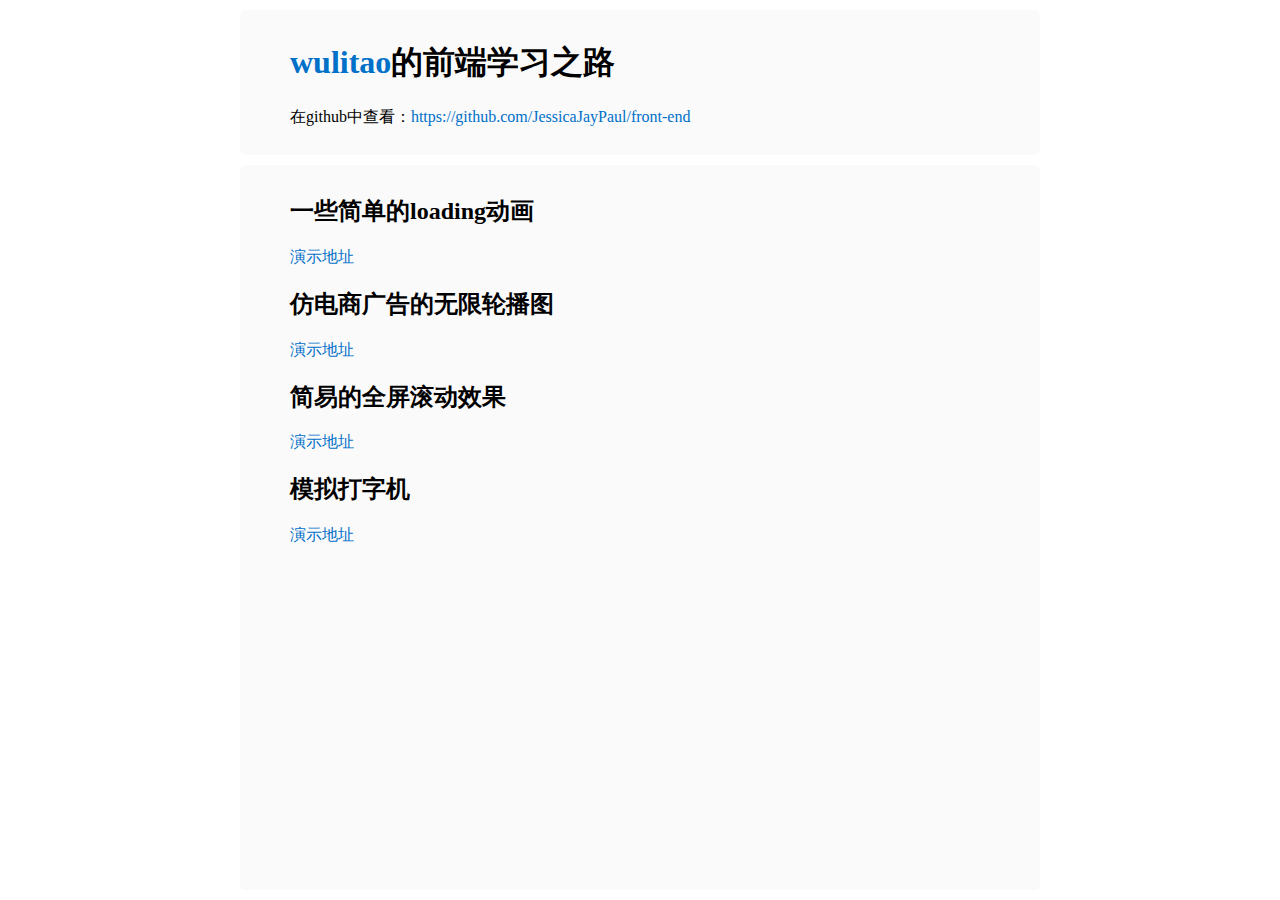
<file: index.html>
<!DOCTYPE html>
<html lang="en">
<head>
    <meta charset="UTF-8">
    <title>前端学习之路</title>
    <link rel="stylesheet" type="text/css" href="index.css">
</head>
<body>
    <header>
        <h1><a href="http://www.wulitao.xyz">wulitao</a>的前端学习之路</h1>
        <p>在github中查看：<a href="https://github.com/JessicaJayPaul/front-end">https://github.com/JessicaJayPaul/front-end</a></p>
    </header>
    
    <div class="content">
        <article>
            <h2>一些简单的loading动画</h2>
            <p><a href="loading/index.html">演示地址</a></p>
        </article>
        <article>
            <h2>仿电商广告的无限轮播图</h2>
            <p><a href="carousel/index.html">演示地址</a></p>
        </article>
        <article>
            <h2>简易的全屏滚动效果</h2>
            <p><a href="fullpage/index.html">演示地址</a></p>
        </article>
        <article>
            <h2>模拟打字机</h2>
            <p><a href="type/index.html">演示地址</a></p>
        </article>
    </div>
</body>
</html>
</file>
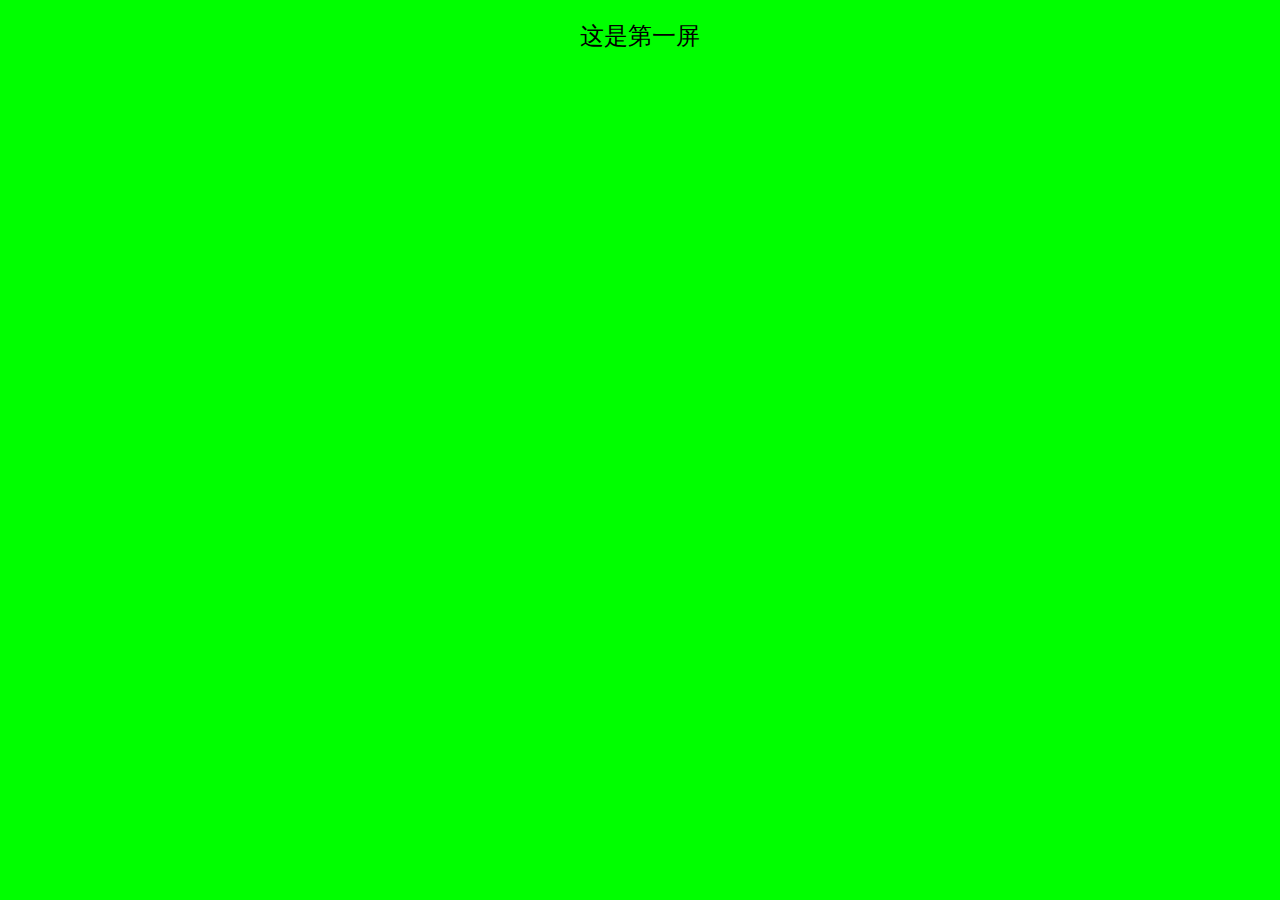
<file: fullpage/index.html>
<!DOCTYPE html>
<html lang="en">
<head>
    <meta charset="UTF-8">
    <title>试试全屏滚动</title>
    <link rel="stylesheet" type="text/css" href="index.css">
</head>
<body>
    <div class="fullpage">
        <div class="one">
            <title>这是第一屏</title>
        </div>
        <div class="two">
            <title>这是第二屏</title>
        </div>
        <div class="three">
            <title>这是第三屏</title>
        </div>
        <div class="four">
            <title>这是第四屏</title>
        </div>
    </div>


    <script src="http://libs.baidu.com/jquery/2.0.0/jquery.min.js"></script>
    <script src="index.js"></script>
</body>
</html>
</file>
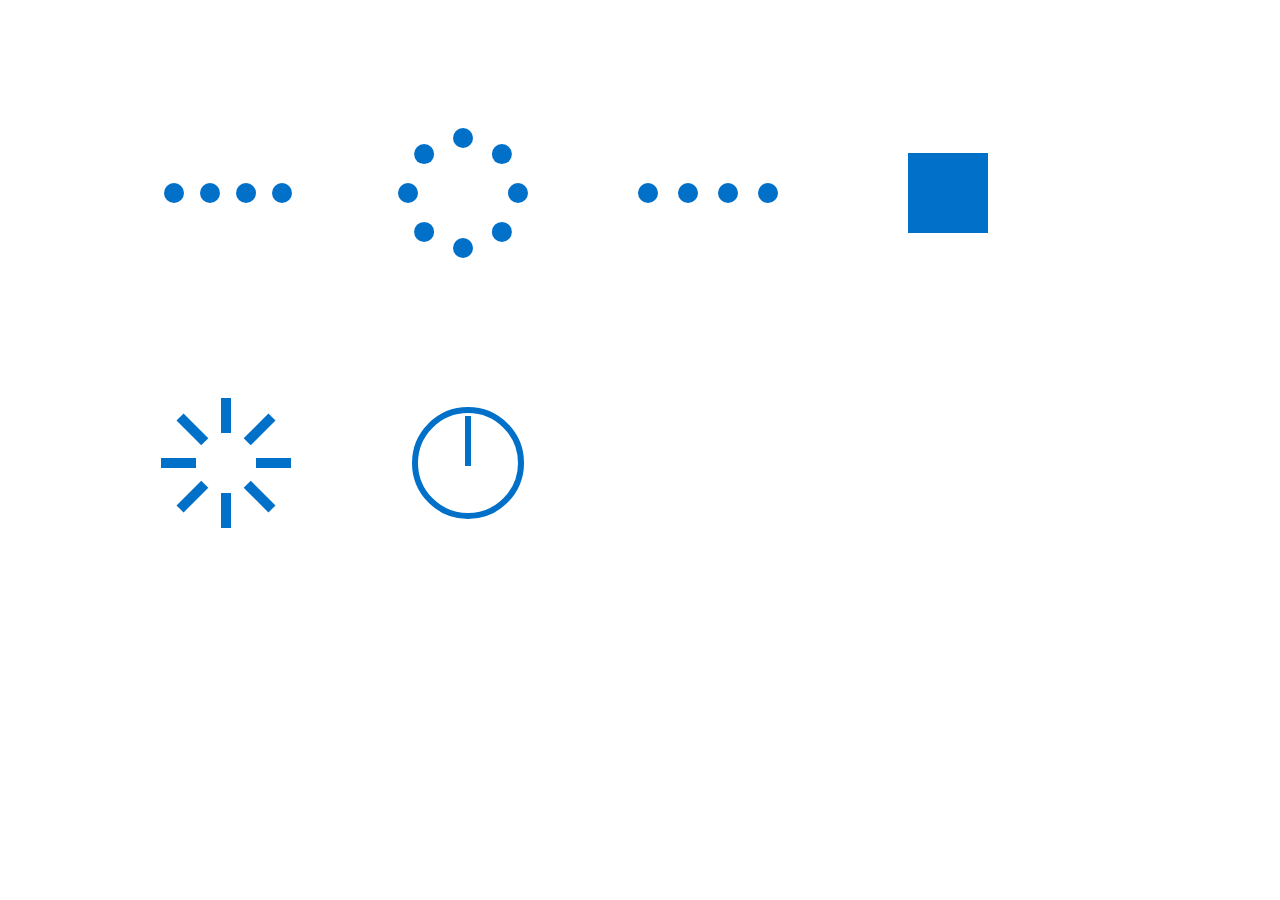
<file: loading/index.html>
<!DOCTYPE html>
<html lang="en">
<head>
    <meta charset="UTF-8">
    <title>CSS loading动画体验</title>
    <link rel="stylesheet" type="text/css" href="css/index.css" />
    <link rel="stylesheet" type="text/css" href="css/loading-one.css" />
    <link rel="stylesheet" type="text/css" href="css/loading-two.css" />
    <link rel="stylesheet" type="text/css" href="css/loading-three.css" />
    <link rel="stylesheet" type="text/css" href="css/loading-four.css" />
    <link rel="stylesheet" type="text/css" href="css/loading-five.css" />
    <link rel="stylesheet" type="text/css" href="css/loading-six.css" />
    <link rel="stylesheet" type="text/css" href="css/loading-seven.css" />
</head>
<body>
    <div class="content">
        <!-- 类似波浪起伏 -->
        <div class="div loading-one">
            <div class="ball one"></div>
            <div class="ball two"></div>
            <div class="ball three"></div>
            <div class="ball four"></div>
        </div>
        
        <!-- 圆圈，逐个缩放 -->
        <div class="div loading-two">
            <div class="bar-one">
                <div class="ball one"></div>
            </div>
            <div class="bar-two">
                <div class="ball two"></div>
            </div>
            <div class="bar-three">
                <div class="ball three"></div>
            </div>
            <div class="bar-four">
                <div class="ball four"></div>
            </div>
            <div class="bar-five">
                <div class="ball five"></div>
            </div>
            <div class="bar-six">
                <div class="ball six"></div>
            </div>
            <div class="bar-seven">
                <div class="ball seven"></div>
            </div>
            <div class="bar-eight">
                <div class="ball eight"></div>
            </div>
        </div>
        
        <!-- 小球成排，逐个缩放 -->
        <div class="div loading-three">
            <div class="ball one"></div>
            <div class="ball two"></div>
            <div class="ball three"></div>
            <div class="ball four"></div>
        </div>

        <!-- 简单的方块翻转 -->
        <div class="div loading-four">
            <div class="block"></div>
        </div>

        <!-- 旋转的矩形条，控制透明度 -->
        <div class="div loading-five">
            <div class="bar-one"></div>
            <div class="bar-two"></div>
            <div class="bar-three"></div>
            <div class="bar-four"></div>
            <div class="bar-five"></div>
            <div class="bar-six"></div>
            <div class="bar-seven"></div>
            <div class="bar-eight"></div>
        </div>

        <!-- 时钟 -->
        <div class="div loading-six">
            <div class="circle">
                <div class="hour-hand"></div>
                <div class="minute-hand"></div>
            </div>
        </div>

        <!-- 仿iOS加载 -->
        <div class="div loading-seven">
            <canvas id="canvas-seven" width="100px" height="100px">
                什么？你的浏览器都不支持canvas，赶紧换一个吧~~
            </canvas>
        </div>
    </div>

    <script src="http://libs.baidu.com/jquery/2.0.0/jquery.min.js"></script>
    <script type="text/javascript" src="index.js"></script>
</body>
</html>
</file>
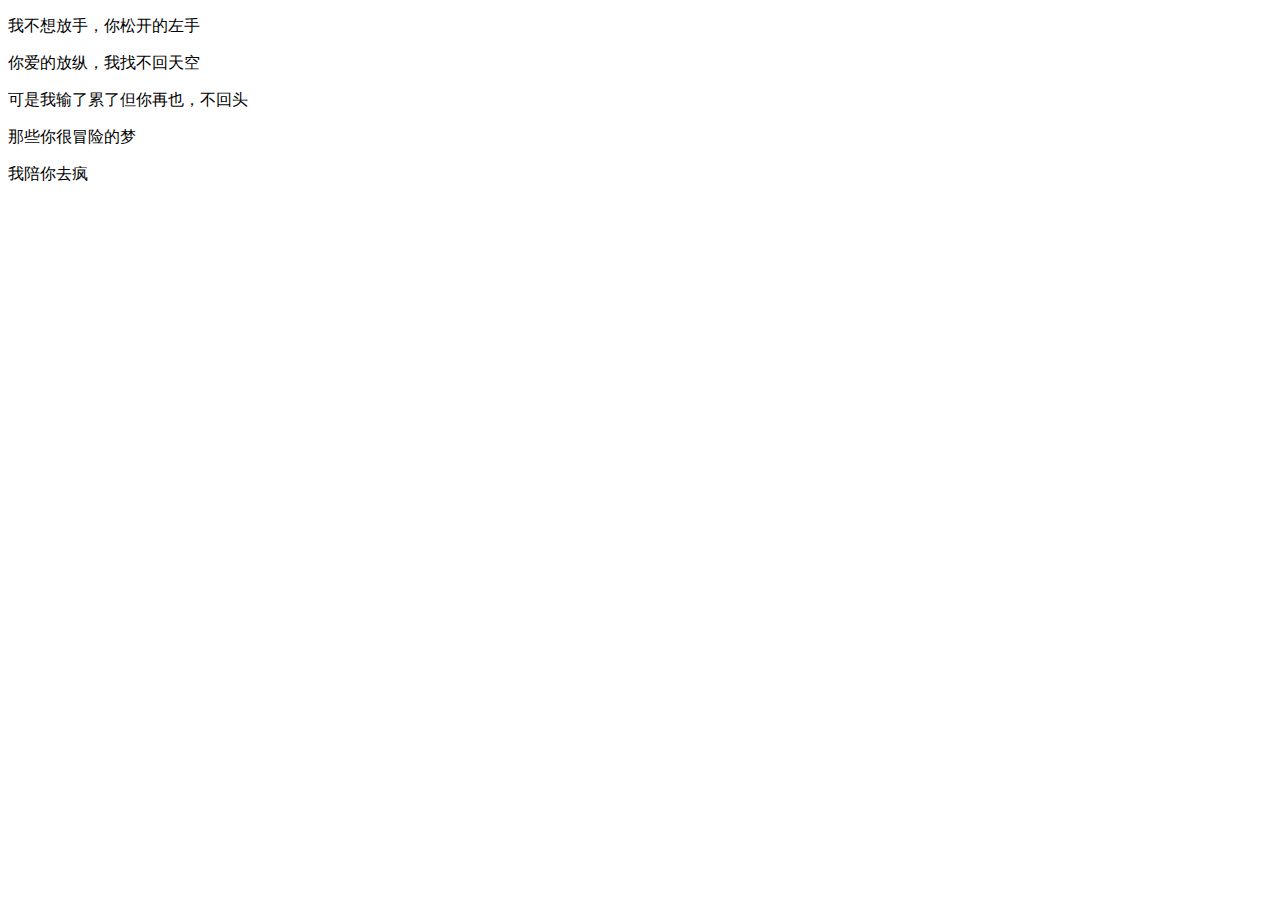
<file: type/index.html>
<!DOCTYPE html>
<html lang="en">
<head>
    <meta charset="UTF-8">
    <title>打字机效果</title>
</head>
<body>
    <div id="autotype">
        <p>我不想放手，你松开的左手</p>
        <p>你爱的放纵，我找不回天空</p>
        <p>可是我输了累了但你再也，不回头</p>
        <p>那些你很冒险的梦</p>
        <p>我陪你去疯</p>
    </div>

    <script src="http://libs.baidu.com/jquery/2.0.0/jquery.min.js"></script>
    <script type="text/javascript" src="autotype.js"></script>
    <script type="text/javascript">
        $("#autotype").autotype();
    </script>
</body>
</html>
</file>
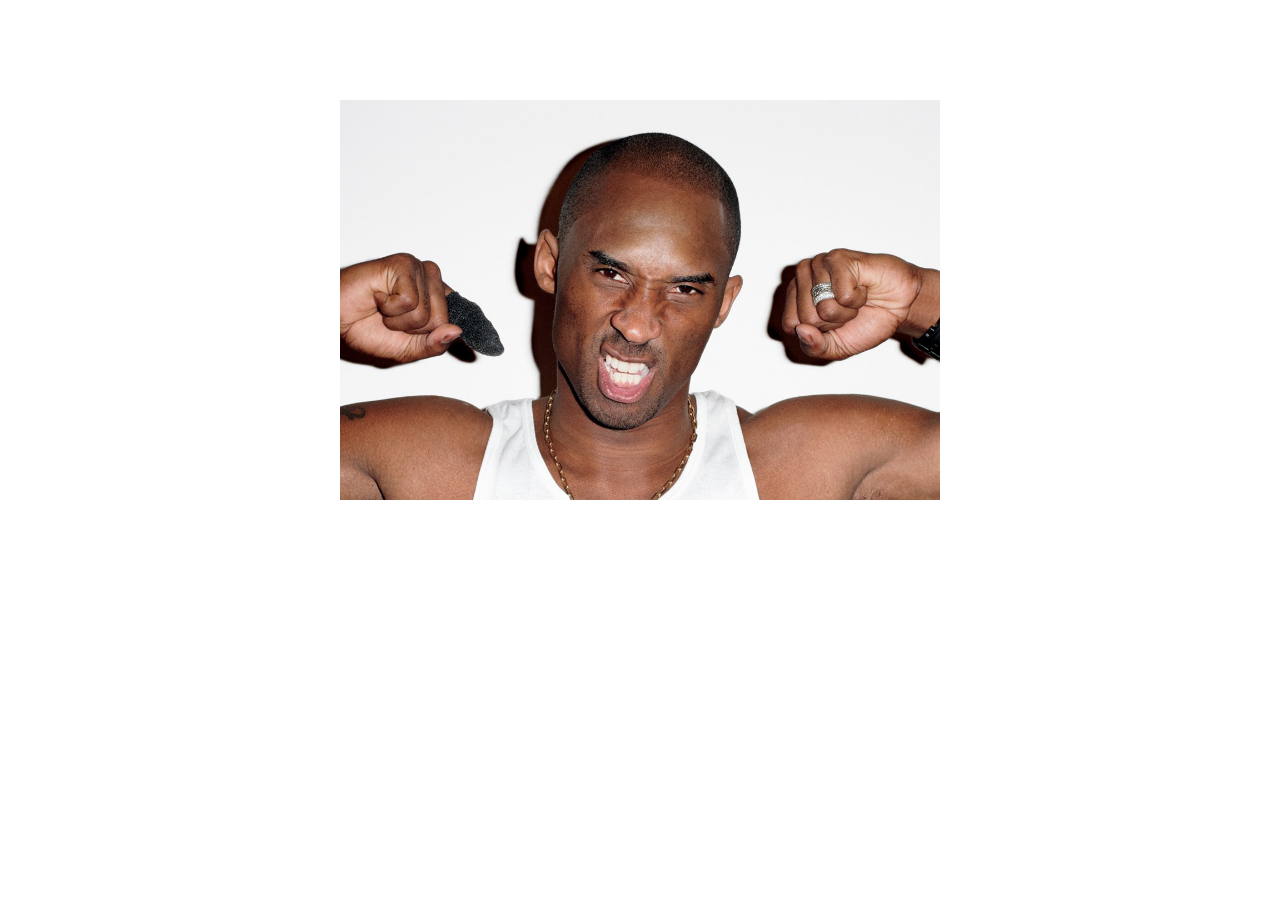
<file: html/carousel.html>
<!DOCTYPE html>
<html lang="en">
<head>
    <meta charset="UTF-8">
    <title>循环轮播图</title>
    <link rel="stylesheet" type="text/css" href="../css/carousel/index.css">
</head>
<body>
    <div class="carousel">
        <div class="imgs">
            <a href="#" class="one"></a>
            <a href="#" class="two"></a>
            <a href="#" class="three"></a>
            <a href="#" class="four"></a>
        </div>
        <div class="carousel-control left" onclick="transformLeft(1, .8)"></div>
        <div class="carousel-control right" onclick="transformLeft(-1, .8)"></div>
    </div>

    <script src="http://libs.baidu.com/jquery/2.0.0/jquery.min.js"></script>
    <script src="../js/carousel/carousel.js"></script>
</body>
</html>
</file>
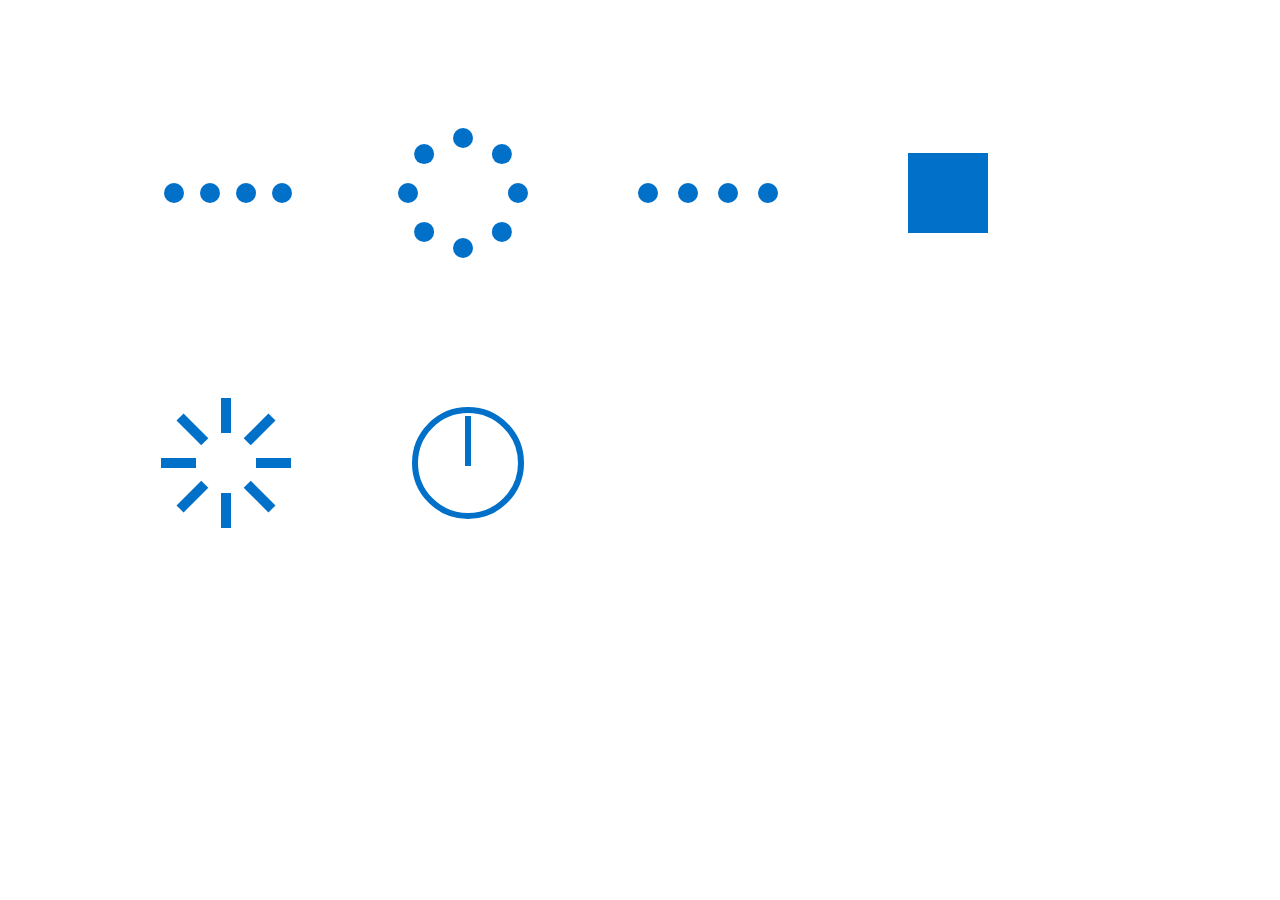
<file: html/css-loading.html>
<!DOCTYPE html>
<html lang="en">
<head>
    <meta charset="UTF-8">
    <title>CSS loading动画体验</title>
    <link rel="stylesheet" type="text/css" href="../css/css-loading/index.css" />
    <link rel="stylesheet" type="text/css" href="../css/css-loading/loading-one.css" />
    <link rel="stylesheet" type="text/css" href="../css/css-loading/loading-two.css" />
    <link rel="stylesheet" type="text/css" href="../css/css-loading/loading-three.css" />
    <link rel="stylesheet" type="text/css" href="../css/css-loading/loading-four.css" />
    <link rel="stylesheet" type="text/css" href="../css/css-loading/loading-five.css" />
    <link rel="stylesheet" type="text/css" href="../css/css-loading/loading-six.css" />
    <link rel="stylesheet" type="text/css" href="../css/css-loading/loading-seven.css" />
</head>
<body>
    <div class="content">
        <!-- 类似波浪起伏 -->
        <div class="div loading-one">
            <div class="ball one"></div>
            <div class="ball two"></div>
            <div class="ball three"></div>
            <div class="ball four"></div>
        </div>
        
        <!-- 圆圈，逐个缩放 -->
        <div class="div loading-two">
            <div class="bar-one">
                <div class="ball one"></div>
            </div>
            <div class="bar-two">
                <div class="ball two"></div>
            </div>
            <div class="bar-three">
                <div class="ball three"></div>
            </div>
            <div class="bar-four">
                <div class="ball four"></div>
            </div>
            <div class="bar-five">
                <div class="ball five"></div>
            </div>
            <div class="bar-six">
                <div class="ball six"></div>
            </div>
            <div class="bar-seven">
                <div class="ball seven"></div>
            </div>
            <div class="bar-eight">
                <div class="ball eight"></div>
            </div>
        </div>
        
        <!-- 小球成排，逐个缩放 -->
        <div class="div loading-three">
            <div class="ball one"></div>
            <div class="ball two"></div>
            <div class="ball three"></div>
            <div class="ball four"></div>
        </div>

        <!-- 简单的方块翻转 -->
        <div class="div loading-four">
            <div class="block"></div>
        </div>

        <!-- 旋转的矩形条，控制透明度 -->
        <div class="div loading-five">
            <div class="bar-one"></div>
            <div class="bar-two"></div>
            <div class="bar-three"></div>
            <div class="bar-four"></div>
            <div class="bar-five"></div>
            <div class="bar-six"></div>
            <div class="bar-seven"></div>
            <div class="bar-eight"></div>
        </div>

        <!-- 时钟 -->
        <div class="div loading-six">
            <div class="circle">
                <div class="hour-hand"></div>
                <div class="minute-hand"></div>
            </div>
        </div>

        <!-- 仿iOS加载 -->
        <div class="div loading-seven">
            <canvas id="canvas-seven" width="100px" height="100px">
                什么？你的浏览器都不支持canvas，赶紧换一个吧~~
            </canvas>
        </div>
    </div>

    <script src="http://libs.baidu.com/jquery/2.0.0/jquery.min.js"></script>
    <script type="text/javascript" src="../js/css-loading/css-loading.js"></script>
</body>
</html>
</file>
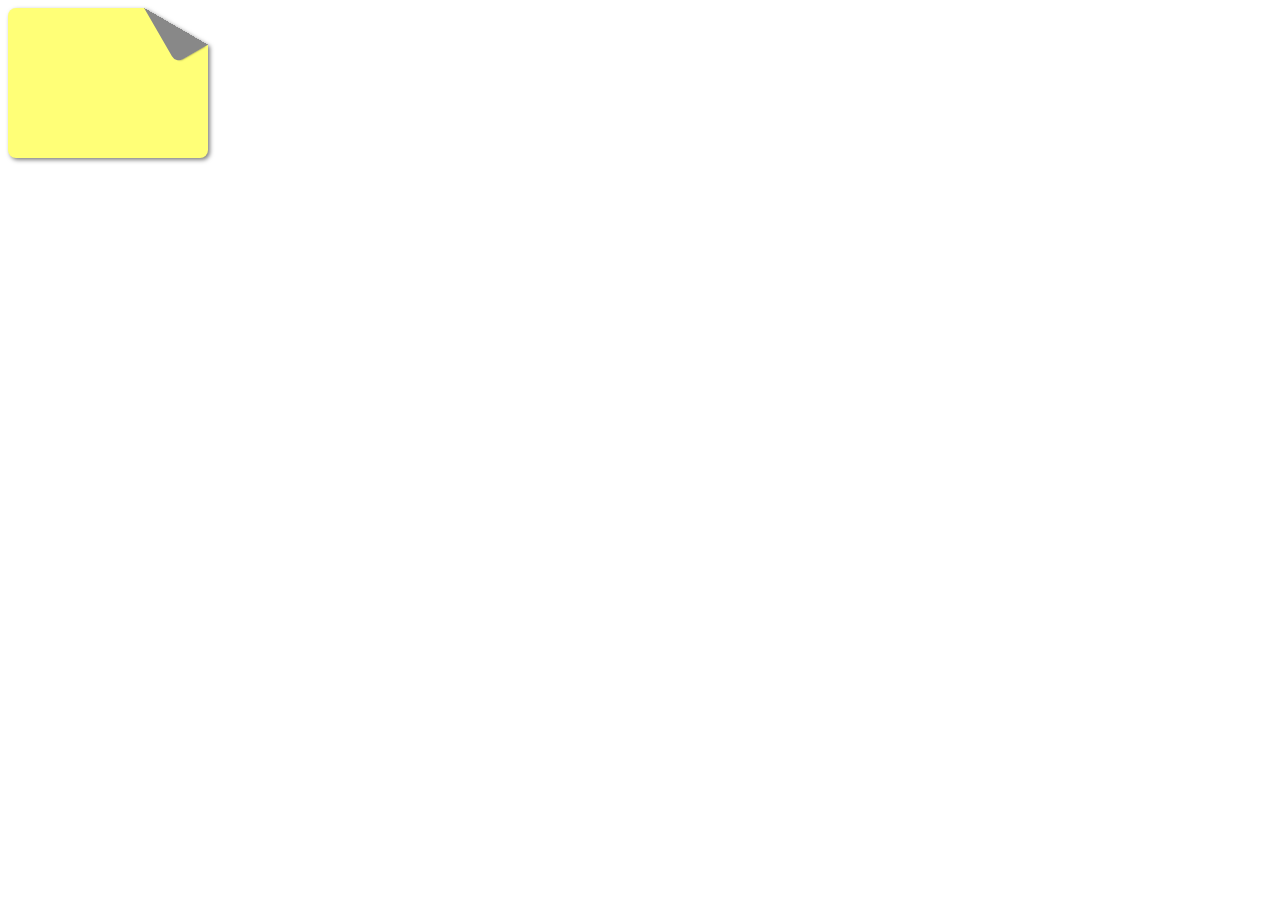
<file: html/dog-ear.html>
<!DOCTYPE html>
<html lang="en">
<head>
    <meta charset="UTF-8">
    <title> css实现折角效果</title>

    <style type="text/css">
        .note{
            position: relative;
            width: 200px;
            height: 150px;
            background: linear-gradient(210deg, transparent 2em, #ff7 2em);
            border-radius: .5em;
            filter: drop-shadow(2px 2px 2px rgba(0, 0, 0, .5));
        }

        .note:before{
            content: "";
            position: absolute;
            top: 0;
            right: 0;
            width: 2.3em;
            height: 4em;
            background: linear-gradient(240deg, transparent 50%, #888 50%);
            border-bottom-left-radius: inherit;
            box-shadow: 0px 3px 2px -3px rgba(0, 0, 0, .5);
            transform: translateY(-1.7em) rotate(-30deg);
            transform-origin: right bottom;
        }
    </style>
</head>
<body>
    
    <div class="note"></div>
</body>
</html>
</file>
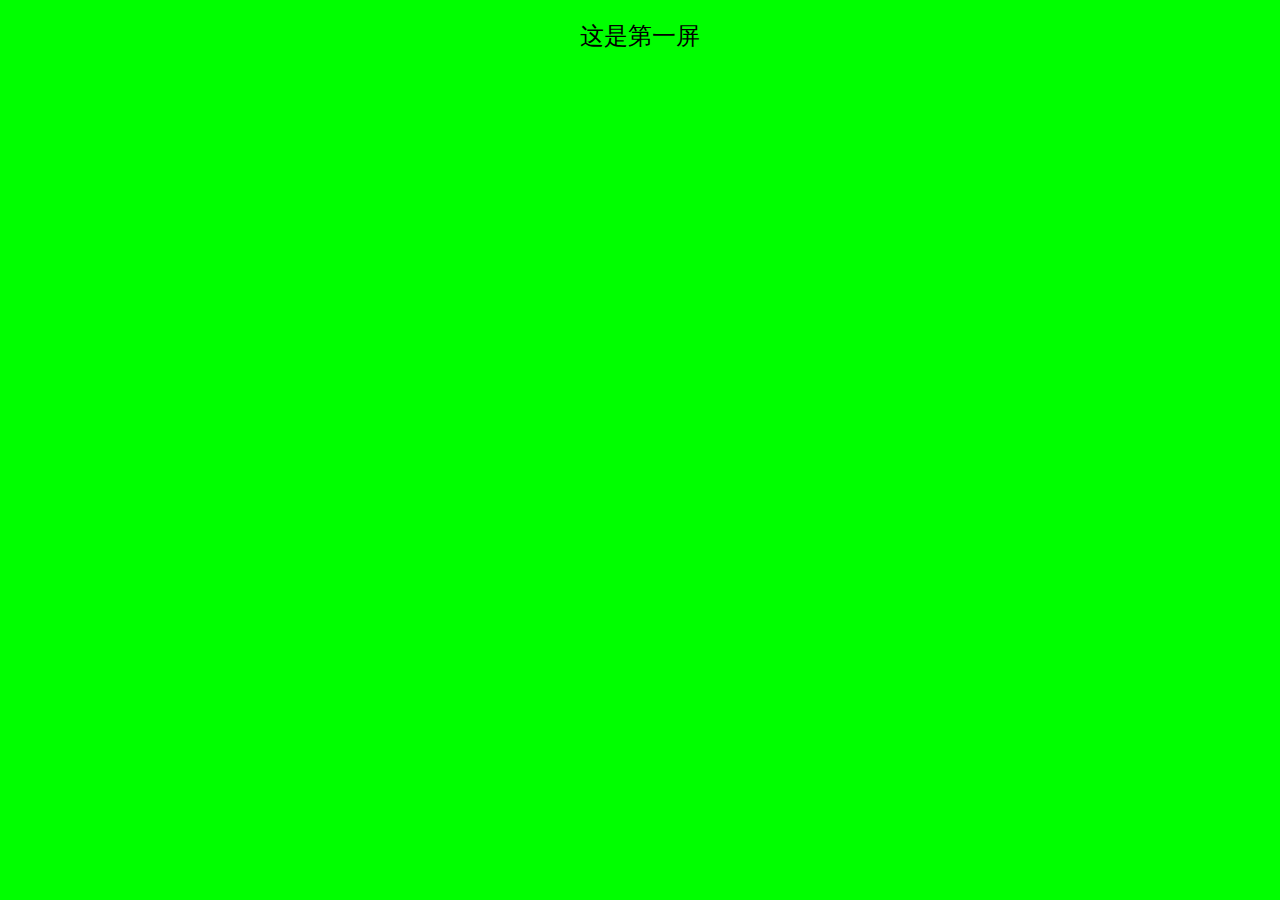
<file: html/fullpage.html>
<!DOCTYPE html>
<html lang="en">
<head>
    <meta charset="UTF-8">
    <title>试试全屏滚动</title>
    <link rel="stylesheet" type="text/css" href="../css/fullpage/index.css">
</head>
<body>
    <div class="fullpage">
        <div class="one">
            <title>这是第一屏</title>
        </div>
        <div class="two">
            <title>这是第二屏</title>
        </div>
        <div class="three">
            <title>这是第三屏</title>
        </div>
        <div class="four">
            <title>这是第四屏</title>
        </div>
    </div>


    <script src="http://libs.baidu.com/jquery/2.0.0/jquery.min.js"></script>
    <script src="../js/fullpage/fullpage.js"></script>
</body>
</html>
</file>
<file: index.css>
html{
    height: 100%;
}

body{
    width: 800px;
    height: calc(100% - 20px);
    margin: 0 auto;
    font-family: Microsoft Yahei;
    background: url('http://ofp3nt5fr.bkt.clouddn.com/bg.jpg') no-repeat;
    background-size: 100% auto;
    background-attachment: fixed;
}

header, .content{
    height: 125px;
    margin-top: 10px;
    padding: 10px 50px;
    background: #FAFAFA;
    border-radius: 5px;
}

.content{
    height: calc(100% - 175px);
    overflow-y: scroll;
}

a{
    color: #0070c9;
    text-decoration: none;
}

a:hover{
    text-decoration: underline;
}

/* 适配移动设备 */
@media only screen and (min-device-width: 375px) and (max-device-width: 667px) and (orientation : portrait) {
    /*iPhone 6 Portrait*/
    body{
        background: white;
    }
}
</file>
<file: fullpage/index.css>
html{
    width: 100%;
    height: 100%;
}

body{
    width: inherit;
    height: inherit;
    margin: 0;
}

.fullpage{
    width: inherit;
    height: inherit;
    overflow: hidden;
}

title{
    display: block;
    padding-top: 20px;
    font-size: 24px;
    text-align: center;
}

.one, .two, .three, .four{
    width: inherit;
    height: inherit;
    transition: all 0.8s;
}

.one{
    background: #0f0;
}
.two{
    background: #f00;
}
.three{
    background: #06f;
}
.four{
    background: #f0f;
}
</file>
<file: loading/css/index.css>
body{
    padding: 50px 100px;
    background: #fff;
}

.content:after{
    display: block;
    content: "";
    clear: both;
}

.div{
    display: flex;
    width: 200px;
    height: 150px;
    margin: 60px 20px;
    align-items: center;
    justify-content: center;
    float: left;
}

.ball{
    width: 20px;
    height: 20px;
    border-radius: 50%;
    background: #0070c9;
}
</file>
<file: loading/css/loading-one.css>
@keyframes loading-one-wave{
    0%{
        transform: translateY(0);
    }
    25%{
        transform: translateY(20px);
    }
    50%{
        transform: translateY(0);
    }
    75%{
        transform: translateY(-20px);
    }
    100%{
        transform: translateY(0);
    }
}

.loading-one .one{
    animation: loading-one-wave 0.6s infinite;
}
.loading-one .two{
    animation: loading-one-wave 0.6s 0.1s infinite;
}
.loading-one .three{
    animation: loading-one-wave 0.6s 0.2s infinite;
}
.loading-one .four{
    animation: loading-one-wave 0.6s 0.3s infinite;
}

.loading-one .one, .loading-one .two, .loading-one .three, .loading-one .four{
    margin: 8px;
}
</file>
<file: loading/css/loading-two.css>
@keyframes loading-two-rotate{
    0%{
        transform: scale(1.5);
    }
    12.5%{
        transform: scale(1.4);
    }
    25%{
        transform: scale(1.3);
    }
    37.5%{
        transform: scale(1.2);
    }
    50%{
        transform: scale(1.1);
    }
    62.5%{
        transform: scale(1.0);
    }
    75%{
        transform: scale(0.9);
    }
    87.5%{
        transform: scale(0.8);
    }
    100%{
        transform: scale(1.5);
    }
}

.loading-two .bar-one, .loading-two .bar-two, .loading-two .bar-three, .loading-two .bar-four,
.loading-two .bar-five, .loading-two .bar-six, .loading-two .bar-seven, .loading-two .bar-eight{
    position: absolute;
    width: 20px;
    height: 75px;
    margin-left: -10px;
    transform-origin: center bottom;
    box-sizing: border-box;
    padding-top: 10px;
}

.loading-two{
    align-items: flex-start;
}

.loading-two .bar-one{
    transform: rotate(0deg);
}
.loading-two .bar-two{
    transform: rotate(45deg);
}
.loading-two .bar-three{
    transform: rotate(90deg);
}
.loading-two .bar-four{
    transform: rotate(135deg);
}
.loading-two .bar-five{
    transform: rotate(180deg);
}
.loading-two .bar-six{
    transform: rotate(225deg);
}
.loading-two .bar-seven{
    transform: rotate(270deg);
}
.loading-two .bar-eight{
    transform: rotate(315deg);
}

.bar-one .one{
    animation: loading-two-rotate 0.8s infinite;
}
.bar-two .two{
    animation: loading-two-rotate 0.8s 0.1s infinite;
}
.bar-three .three{
    animation: loading-two-rotate 0.8s 0.2s infinite;
}
.bar-four .four{
    animation: loading-two-rotate 0.8s 0.3s infinite;
}
.bar-five .five{
    animation: loading-two-rotate 0.8s 0.4s infinite;
}
.bar-six .six{
    animation: loading-two-rotate 0.8s 0.5s infinite;
}
.bar-seven .seven{
    animation: loading-two-rotate 0.8s 0.6s infinite;
}
.bar-eight .eight{
    animation: loading-two-rotate 0.8s 0.7s infinite;
}
</file>
<file: loading/css/loading-three.css>
.loading-three .one, .loading-three .two, .loading-three .three, .loading-three .four{
    margin: 10px;
}

@keyframes loading-three-slide{
    0%{
        transform: scale(0.8);
    }
    30%{
        transform: scale(1.2);
    }
    60%{
        transform: scale(0.8);
    }
    100%{
        transform: scale(0.8);
    }
}

.loading-three .one{
    animation: loading-three-slide 0.6s infinite;
}
.loading-three .two{
    animation: loading-three-slide 0.6s 0.1s infinite;
}
.loading-three .three{
    animation: loading-three-slide 0.6s 0.2s infinite;
}
.loading-three .four{
    animation: loading-three-slide 0.6s 0.3s infinite;
}
</file>
<file: loading/css/loading-four.css>
.loading-four{
    transform-style: preserve-3d;
    perspective: 300px;
}

@keyframes loading-four-flip {
    0% {
        transform: rotateX(0deg) rotateY(0deg);
    }
    25% {
        transform: rotateX(180deg) rotateY(0deg);
    }
    50% {
        transform: rotateX(180deg) rotateY(180deg); 
    }
    75% {
        transform: rotateX(0deg) rotateY(180deg);
    }
    100% {
        transform: rotateX(0deg) rotateY(360deg);   
    }
}

.loading-four .block{
    width: 80px;
    height: 80px;
    background: #0070c9;
    animation: loading-four-flip 3s ease infinite;
}
</file>
<file: loading/css/loading-five.css>
.loading-five{
    align-items: flex-start;
    box-sizing: border-box;
    padding: 10px;
}

.loading-five .bar-one, .loading-five .bar-two, .loading-five .bar-three, .loading-five .bar-four, 
.loading-five .bar-five, .loading-five .bar-six, .loading-five .bar-seven, .loading-five .bar-eight{
    position: absolute;
    width: 10px;
    height: 35px;
    margin-left: -5px;
    transform-origin: center 65px;
    background: #0070c9;
}

@keyframes loading-five-bar{
    0%{
        opacity: 1;
    }
    50%{
        opacity: .2;
    }
    100%{
        opacity: 1;
    }
}

.loading-five .bar-one{
    transform: rotate(0deg);
    animation: loading-five-bar 1.6s infinite;
}
.loading-five .bar-two{
    transform: rotate(45deg);
    animation: loading-five-bar 1.6s 0.2s infinite;
}
.loading-five .bar-three{
    transform: rotate(90deg);
    animation: loading-five-bar 1.6s 0.4s infinite;
}
.loading-five .bar-four{
    transform: rotate(135deg);
    animation: loading-five-bar 1.6s 0.6s infinite;
}
.loading-five .bar-five{
    transform: rotate(180deg);
    animation: loading-five-bar 1.6s 0.8s infinite;
}
.loading-five .bar-six{
    transform: rotate(225deg);
    animation: loading-five-bar 1.6s 1s infinite;
}
.loading-five .bar-seven{
    transform: rotate(270deg);
    animation: loading-five-bar 1.6s 1.2s infinite;
}
.loading-five .bar-eight{
    transform: rotate(315deg);
    animation: loading-five-bar 1.6s 1.4s infinite;
}
</file>
<file: loading/css/loading-six.css>
.loading-six .circle{
    position: relative;
    width: 100px;
    height: 100px;
    border-radius: 50%;
    border: 6px solid #0070c9;
}

@keyframes loading-six-clock{
    0%{
        transform: rotate(0deg);
    }
    100%{
        transform: rotate(360deg);
    }
}

.loading-six .minute-hand{
    position: absolute;
    width: 6px;
    height: 50px;
    left: 47px;
    top: 3px;
    background: #0070c9;
    transform-origin: center 47px;
    animation: loading-six-clock .5s linear infinite;
}

.loading-six .hour-hand{
    position: absolute;
    width: 6px;
    height: 40px;
    left: 47px;
    top: 13px;
    background: #0070c9;
    transform-origin: center 37px;
    animation: loading-six-clock 6s linear infinite;
}
</file>
<file: loading/css/loading-seven.css>
@keyframes loading-seven-rotate{
    from{
        transform: rotate(0deg);
    }
    to{
        transform: rotate(360deg);
    }
}

#canvas-seven{
    animation: loading-seven-rotate 1s linear infinite;
}
</file>
<file: css/carousel/index.css>
@keyframes tranlateXToLeft{
    0%{
        background-position: 0px center;
    }
    80%{
        background-position: -10px center;
    }
    100%{
        background-position: 0px center;
    }
}

@keyframes tranlateXToRight{
    0%{
        background-position: 0px center;
    }
    80%{
        background-position: 10px center;
    }
    100%{
        background-position: 0px center;
    }
}

.carousel{
    position: relative;
    width: 600px;
    height: 400px;
    margin: 100px auto;
    cursor: pointer;
    overflow: hidden;
}

a{
    display: block; 
    position: absolute;
    width: 100%;
    height: 400px;
    text-decoration: none;
    text-align: center;
    color: white;
}
.one{
    left: 0;
    top: 0;
    background: url("../../img/carousel/one.png");
}
.two{
    left: 100%;
    top: 0;
    background: url("../../img/carousel/two.png");
}
.three{
    left: 200%;
    top: 0;
    background: url("../../img/carousel/three.png");
}
.four{
    left: -100%;
    top: 0;
    background: url("../../img/carousel/four.png");
}

.carousel-control{
    position: absolute;
    width: 64px;
    height: 100%;
    top: 0;
    opacity: 0;
    background-repeat: no-repeat;
    background-position: center;
    transition: all 0.5s;
}
.carousel:hover .carousel-control{
    opacity: 1;
}
.carousel:hover .left:hover{
    animation: tranlateXToLeft 0.5s linear infinite;
}
.carousel:hover .right:hover{
    animation: tranlateXToRight 0.5s linear infinite;
}

.left{
    background-image: url("../../img/carousel/left.png");
    left: 0;
}
.right{
    background-image: url("../../img/carousel/right.png");
    right: 0;
}
</file>
<file: css/css-loading/index.css>
body{
    padding: 50px 100px;
    background: #fff;
}

.content:after{
    display: block;
    content: "";
    clear: both;
}

.div{
    display: flex;
    width: 200px;
    height: 150px;
    margin: 60px 20px;
    align-items: center;
    justify-content: center;
    float: left;
}

.ball{
    width: 20px;
    height: 20px;
    border-radius: 50%;
    background: #0070c9;
}
</file>
<file: css/css-loading/loading-one.css>
@keyframes loading-one-wave{
    0%{
        transform: translateY(0);
    }
    25%{
        transform: translateY(20px);
    }
    50%{
        transform: translateY(0);
    }
    75%{
        transform: translateY(-20px);
    }
    100%{
        transform: translateY(0);
    }
}

.loading-one .one{
    animation: loading-one-wave 0.6s infinite;
}
.loading-one .two{
    animation: loading-one-wave 0.6s 0.1s infinite;
}
.loading-one .three{
    animation: loading-one-wave 0.6s 0.2s infinite;
}
.loading-one .four{
    animation: loading-one-wave 0.6s 0.3s infinite;
}

.loading-one .one, .loading-one .two, .loading-one .three, .loading-one .four{
    margin: 8px;
}
</file>
<file: css/css-loading/loading-two.css>
@keyframes loading-two-rotate{
    0%{
        transform: scale(1.5);
    }
    12.5%{
        transform: scale(1.4);
    }
    25%{
        transform: scale(1.3);
    }
    37.5%{
        transform: scale(1.2);
    }
    50%{
        transform: scale(1.1);
    }
    62.5%{
        transform: scale(1.0);
    }
    75%{
        transform: scale(0.9);
    }
    87.5%{
        transform: scale(0.8);
    }
    100%{
        transform: scale(1.5);
    }
}

.loading-two .bar-one, .loading-two .bar-two, .loading-two .bar-three, .loading-two .bar-four,
.loading-two .bar-five, .loading-two .bar-six, .loading-two .bar-seven, .loading-two .bar-eight{
    position: absolute;
    width: 20px;
    height: 75px;
    margin-left: -10px;
    transform-origin: center bottom;
    box-sizing: border-box;
    padding-top: 10px;
}

.loading-two{
    align-items: flex-start;
}

.loading-two .bar-one{
    transform: rotate(0deg);
}
.loading-two .bar-two{
    transform: rotate(45deg);
}
.loading-two .bar-three{
    transform: rotate(90deg);
}
.loading-two .bar-four{
    transform: rotate(135deg);
}
.loading-two .bar-five{
    transform: rotate(180deg);
}
.loading-two .bar-six{
    transform: rotate(225deg);
}
.loading-two .bar-seven{
    transform: rotate(270deg);
}
.loading-two .bar-eight{
    transform: rotate(315deg);
}

.bar-one .one{
    animation: loading-two-rotate 0.8s infinite;
}
.bar-two .two{
    animation: loading-two-rotate 0.8s 0.1s infinite;
}
.bar-three .three{
    animation: loading-two-rotate 0.8s 0.2s infinite;
}
.bar-four .four{
    animation: loading-two-rotate 0.8s 0.3s infinite;
}
.bar-five .five{
    animation: loading-two-rotate 0.8s 0.4s infinite;
}
.bar-six .six{
    animation: loading-two-rotate 0.8s 0.5s infinite;
}
.bar-seven .seven{
    animation: loading-two-rotate 0.8s 0.6s infinite;
}
.bar-eight .eight{
    animation: loading-two-rotate 0.8s 0.7s infinite;
}
</file>
<file: css/css-loading/loading-three.css>
.loading-three .one, .loading-three .two, .loading-three .three, .loading-three .four{
    margin: 10px;
}

@keyframes loading-three-slide{
    0%{
        transform: scale(0.8);
    }
    30%{
        transform: scale(1.2);
    }
    60%{
        transform: scale(0.8);
    }
    100%{
        transform: scale(0.8);
    }
}

.loading-three .one{
    animation: loading-three-slide 0.6s infinite;
}
.loading-three .two{
    animation: loading-three-slide 0.6s 0.1s infinite;
}
.loading-three .three{
    animation: loading-three-slide 0.6s 0.2s infinite;
}
.loading-three .four{
    animation: loading-three-slide 0.6s 0.3s infinite;
}
</file>
<file: css/css-loading/loading-four.css>
.loading-four{
    transform-style: preserve-3d;
    perspective: 300px;
}

@keyframes loading-four-flip {
    0% {
        transform: rotateX(0deg) rotateY(0deg);
    }
    25% {
        transform: rotateX(180deg) rotateY(0deg);
    }
    50% {
        transform: rotateX(180deg) rotateY(180deg); 
    }
    75% {
        transform: rotateX(0deg) rotateY(180deg);
    }
    100% {
        transform: rotateX(0deg) rotateY(360deg);   
    }
}

.loading-four .block{
    width: 80px;
    height: 80px;
    background: #0070c9;
    animation: loading-four-flip 3s ease infinite;
}
</file>
<file: css/css-loading/loading-five.css>
.loading-five{
    align-items: flex-start;
    box-sizing: border-box;
    padding: 10px;
}

.loading-five .bar-one, .loading-five .bar-two, .loading-five .bar-three, .loading-five .bar-four, 
.loading-five .bar-five, .loading-five .bar-six, .loading-five .bar-seven, .loading-five .bar-eight{
    position: absolute;
    width: 10px;
    height: 35px;
    margin-left: -5px;
    transform-origin: center 65px;
    background: #0070c9;
}

@keyframes loading-five-bar{
    0%{
        opacity: 1;
    }
    50%{
        opacity: .2;
    }
    100%{
        opacity: 1;
    }
}

.loading-five .bar-one{
    transform: rotate(0deg);
    animation: loading-five-bar 1.6s infinite;
}
.loading-five .bar-two{
    transform: rotate(45deg);
    animation: loading-five-bar 1.6s 0.2s infinite;
}
.loading-five .bar-three{
    transform: rotate(90deg);
    animation: loading-five-bar 1.6s 0.4s infinite;
}
.loading-five .bar-four{
    transform: rotate(135deg);
    animation: loading-five-bar 1.6s 0.6s infinite;
}
.loading-five .bar-five{
    transform: rotate(180deg);
    animation: loading-five-bar 1.6s 0.8s infinite;
}
.loading-five .bar-six{
    transform: rotate(225deg);
    animation: loading-five-bar 1.6s 1s infinite;
}
.loading-five .bar-seven{
    transform: rotate(270deg);
    animation: loading-five-bar 1.6s 1.2s infinite;
}
.loading-five .bar-eight{
    transform: rotate(315deg);
    animation: loading-five-bar 1.6s 1.4s infinite;
}
</file>
<file: css/css-loading/loading-six.css>
.loading-six .circle{
    position: relative;
    width: 100px;
    height: 100px;
    border-radius: 50%;
    border: 6px solid #0070c9;
}

@keyframes loading-six-clock{
    0%{
        transform: rotate(0deg);
    }
    100%{
        transform: rotate(360deg);
    }
}

.loading-six .minute-hand{
    position: absolute;
    width: 6px;
    height: 50px;
    left: 47px;
    top: 3px;
    background: #0070c9;
    transform-origin: center 47px;
    animation: loading-six-clock .5s linear infinite;
}

.loading-six .hour-hand{
    position: absolute;
    width: 6px;
    height: 40px;
    left: 47px;
    top: 13px;
    background: #0070c9;
    transform-origin: center 37px;
    animation: loading-six-clock 6s linear infinite;
}
</file>
<file: css/css-loading/loading-seven.css>
@keyframes loading-seven-rotate{
    from{
        transform: rotate(0deg);
    }
    to{
        transform: rotate(360deg);
    }
}

#canvas-seven{
    animation: loading-seven-rotate 1s linear infinite;
}
</file>
<file: css/fullpage/index.css>
html{
    width: 100%;
    height: 100%;
}

body{
    width: inherit;
    height: inherit;
    margin: 0;
}

.fullpage{
    width: inherit;
    height: inherit;
    overflow: hidden;
}

title{
    display: block;
    padding-top: 20px;
    font-size: 24px;
    text-align: center;
}

.one, .two, .three, .four{
    width: inherit;
    height: inherit;
    transition: all 0.8s;
}

.one{
    background: #0f0;
}
.two{
    background: #f00;
}
.three{
    background: #06f;
}
.four{
    background: #f0f;
}
</file>
